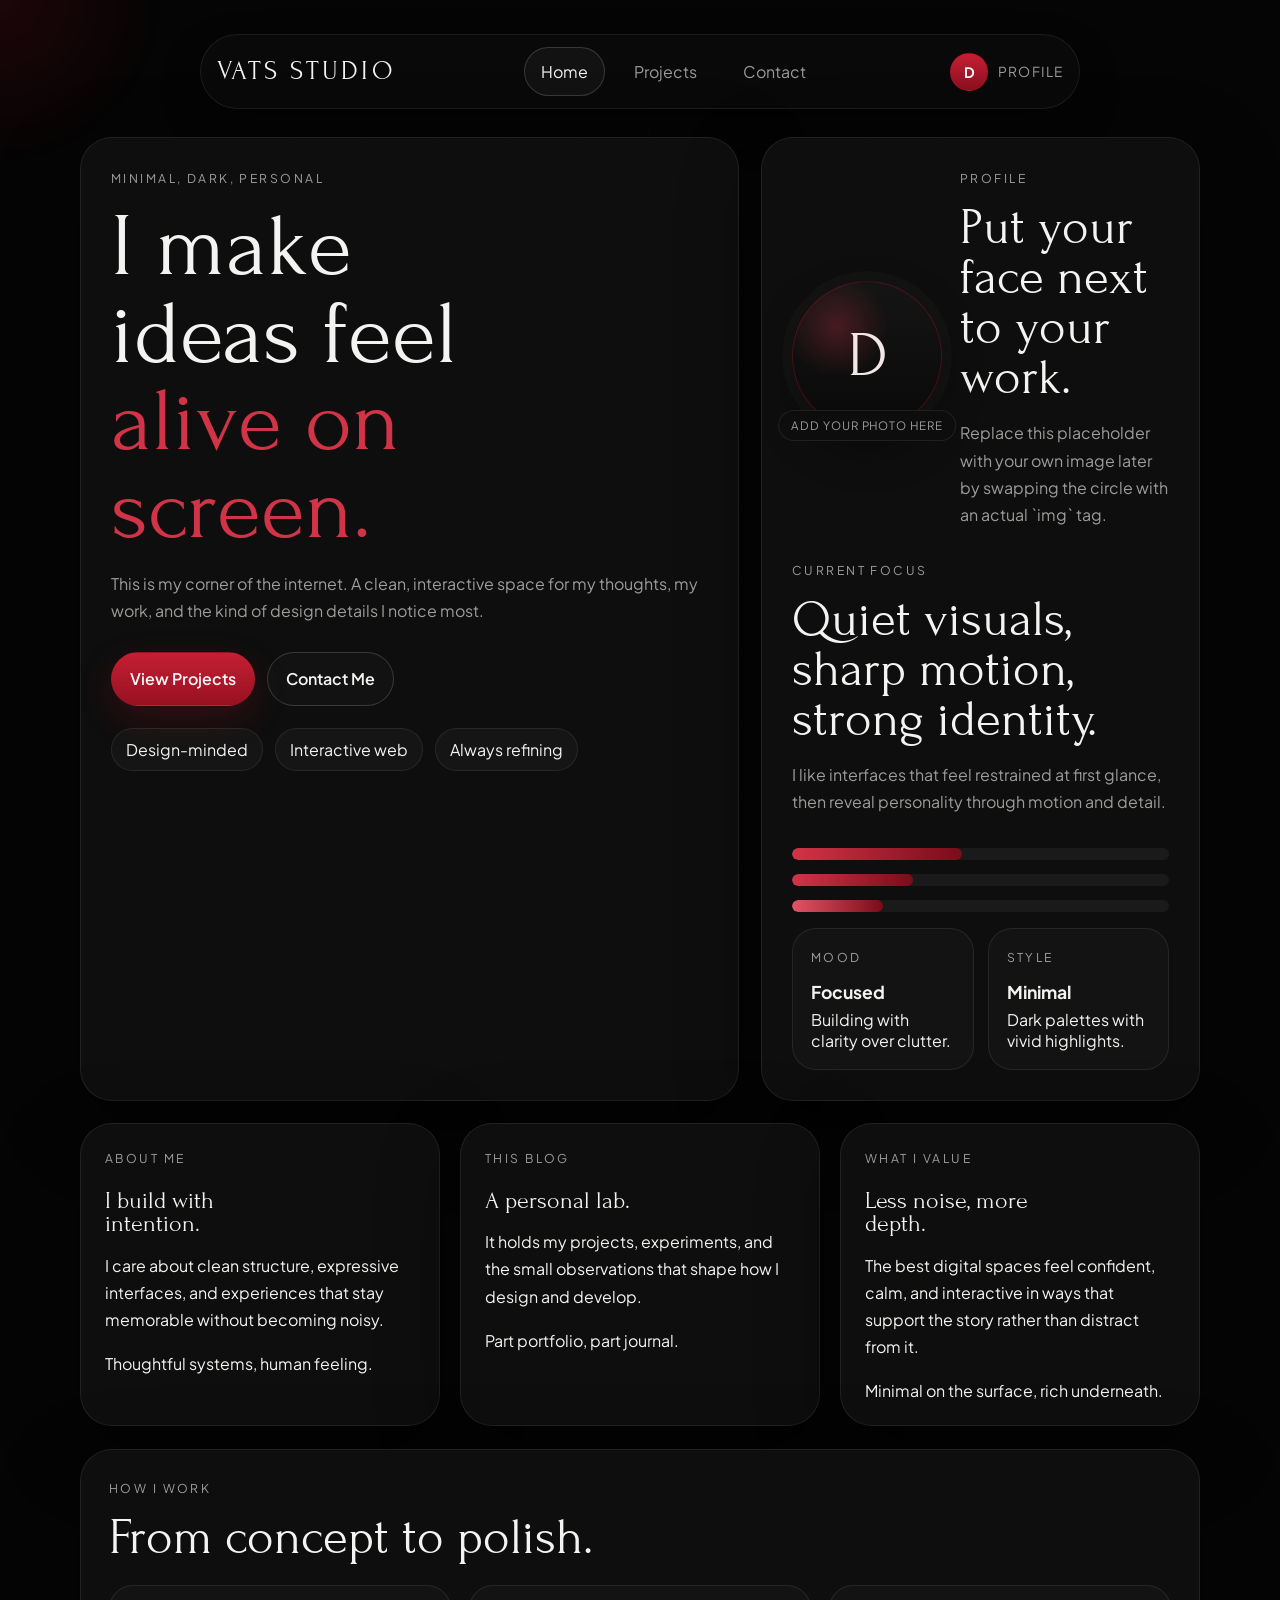
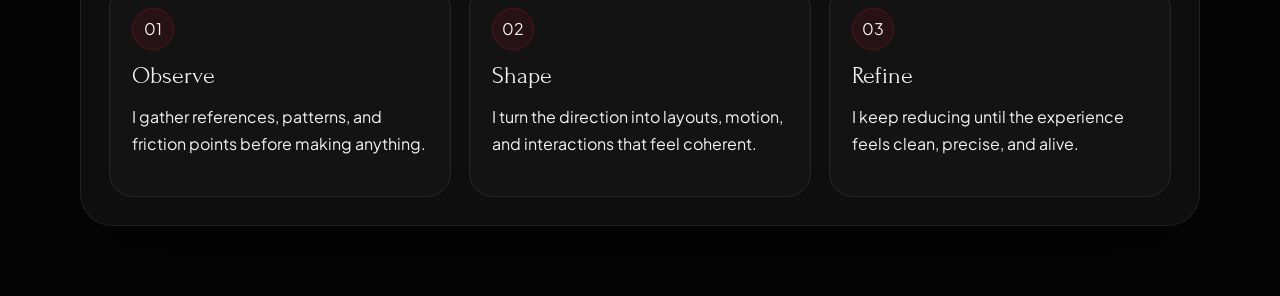
<file: index.html>
<!DOCTYPE html>
<html lang="en">
<head>
  <meta charset="UTF-8">
  <meta name="viewport" content="width=device-width, initial-scale=1.0">
  <title>About Me | Creative Blog</title>
  <link rel="preconnect" href="https://fonts.googleapis.com">
  <link rel="preconnect" href="https://fonts.gstatic.com" crossorigin>
  <link href="https://fonts.googleapis.com/css2?family=Forum&family=Plus+Jakarta+Sans:wght@300;400;500;600;700;800&display=swap" rel="stylesheet">
  <link rel="stylesheet" href="styles.css">
</head>
<body>
  <div class="cursor-glow" aria-hidden="true"></div>
  <div class="page-shell">
    <header class="site-header">
      <div class="nav-shell">
        <a class="brand" href="index.html">VATS Studio</a>
        <nav class="site-nav">
          <a class="nav-link active" href="index.html">Home</a>
          <a class="nav-link" href="projects.html">Projects</a>
          <a class="nav-link" href="contact.html">Contact</a>
        </nav>
        <div class="nav-profile">
          <div class="nav-avatar">D</div>
          <span class="nav-profile-text">Profile</span>
        </div>
      </div>
    </header>

    <main>
      <section class="hero">
        <article class="panel hero-copy">
          <p class="eyebrow">Minimal, dark, personal</p>
          <h1>I make ideas feel <span class="accent-text">alive on screen.</span></h1>
          <p class="lead">
            This is my corner of the internet. A clean, interactive space for my thoughts, my work, and the kind of design details I notice most.
          </p>
          <div class="hero-actions">
            <a class="button primary magnetic" href="projects.html">View Projects</a>
            <a class="button secondary magnetic" href="contact.html">Contact Me</a>
          </div>
          <div class="hero-meta">
            <span class="stat-chip">Design-minded</span>
            <span class="stat-chip">Interactive web</span>
            <span class="stat-chip">Always refining</span>
          </div>
        </article>
        <article class="panel hero-visual tilt-card">
          <div class="profile-showcase">
            <div class="profile-frame">
              <div class="profile-placeholder">
                <span class="profile-initial">D</span>
              </div>
              <div class="profile-badge">Add your photo here</div>
            </div>
            <div>
              <p class="card-label">Profile</p>
              <h2>Put your face next to your work.</h2>
              <p class="lead">
                Replace this placeholder with your own image later by swapping the circle with an actual `img` tag.
              </p>
            </div>
          </div>
          <div>
            <p class="card-label">Current Focus</p>
            <h2>Quiet visuals, sharp motion, strong identity.</h2>
            <p class="lead">
              I like interfaces that feel restrained at first glance, then reveal personality through motion and detail.
            </p>
          </div>
          <div class="visual-stack">
            <div class="signal-line"></div>
            <div class="signal-line alt"></div>
            <div class="signal-line warm"></div>
          </div>
          <div class="mini-grid">
            <div class="mini-card">
              <p class="micro-label">Mood</p>
              <strong>Focused</strong>
              <span class="info-copy">Building with clarity over clutter.</span>
            </div>
            <div class="mini-card">
              <p class="micro-label">Style</p>
              <strong>Minimal</strong>
              <span class="info-copy">Dark palettes with vivid highlights.</span>
            </div>
          </div>
        </article>
      </section>

      <section class="section-grid">
        <article class="panel info-card reveal tilt-card">
          <p class="eyebrow">About Me</p>
          <h3>I build with intention.</h3>
          <p>
            I care about clean structure, expressive interfaces, and experiences that stay memorable without becoming noisy.
          </p>
          <span class="stat-copy">Thoughtful systems, human feeling.</span>
        </article>

        <article class="panel info-card reveal tilt-card">
          <p class="eyebrow">This Blog</p>
          <h3>A personal lab.</h3>
          <p>
            It holds my projects, experiments, and the small observations that shape how I design and develop.
          </p>
          <span class="stat-copy">Part portfolio, part journal.</span>
        </article>

        <article class="panel info-card reveal tilt-card">
          <p class="eyebrow">What I Value</p>
          <h3>Less noise, more depth.</h3>
          <p>
            The best digital spaces feel confident, calm, and interactive in ways that support the story rather than distract from it.
          </p>
          <span class="stat-copy">Minimal on the surface, rich underneath.</span>
        </article>
      </section>

      <section class="timeline panel reveal">
        <div>
          <p class="eyebrow">How I Work</p>
          <h2>From concept to polish.</h2>
        </div>
        <div class="timeline-steps">
          <div class="step">
            <span class="step-index">01</span>
            <h3>Observe</h3>
            <p>I gather references, patterns, and friction points before making anything.</p>
          </div>
          <div class="step">
            <span class="step-index">02</span>
            <h3>Shape</h3>
            <p>I turn the direction into layouts, motion, and interactions that feel coherent.</p>
          </div>
          <div class="step">
            <span class="step-index">03</span>
            <h3>Refine</h3>
            <p>I keep reducing until the experience feels clean, precise, and alive.</p>
          </div>
        </div>
      </section>
    </main>
  </div>

  <script src="script.js"></script>
</body>
</html>
</file>
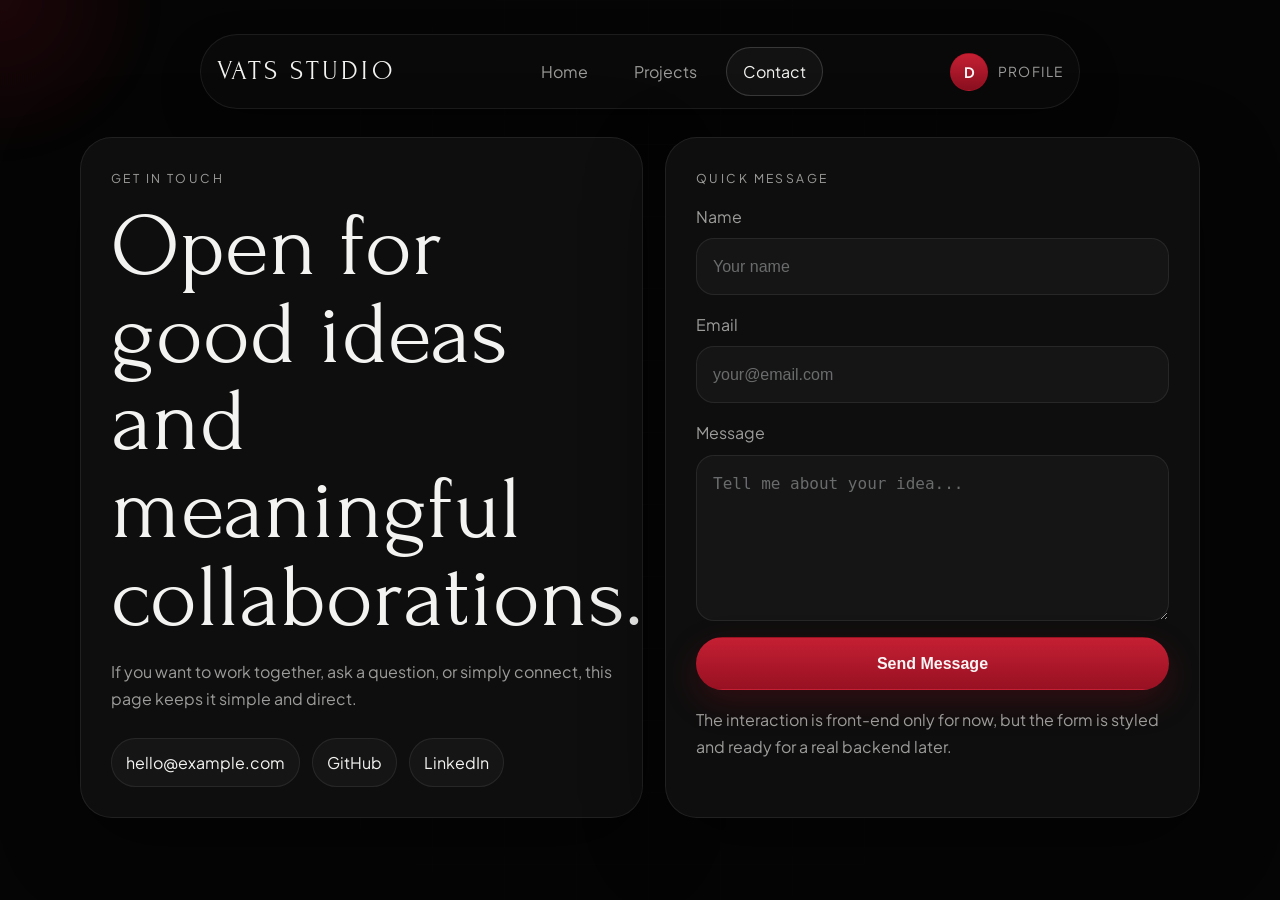
<file: contact.html>
<!DOCTYPE html>
<html lang="en">
<head>
  <meta charset="UTF-8">
  <meta name="viewport" content="width=device-width, initial-scale=1.0">
  <title>Contact | Creative Blog</title>
  <link rel="preconnect" href="https://fonts.googleapis.com">
  <link rel="preconnect" href="https://fonts.gstatic.com" crossorigin>
  <link href="https://fonts.googleapis.com/css2?family=Forum&family=Plus+Jakarta+Sans:wght@300;400;500;600;700;800&display=swap" rel="stylesheet">
  <link rel="stylesheet" href="styles.css">
</head>
<body>
  <div class="cursor-glow" aria-hidden="true"></div>
  <div class="page-shell">
    <header class="site-header">
      <div class="nav-shell">
        <a class="brand" href="index.html">VATS Studio</a>
        <nav class="site-nav">
          <a class="nav-link" href="index.html">Home</a>
          <a class="nav-link" href="projects.html">Projects</a>
          <a class="nav-link active" href="contact.html">Contact</a>
        </nav>
        <div class="nav-profile">
          <div class="nav-avatar">D</div>
          <span class="nav-profile-text">Profile</span>
        </div>
      </div>
    </header>

    <main>
      <section class="contact-layout">
        <article class="panel contact-copy reveal">
          <p class="eyebrow">Get In Touch</p>
          <h1>Open for good ideas and meaningful collaborations.</h1>
          <p class="lead">
            If you want to work together, ask a question, or simply connect, this page keeps it simple and direct.
          </p>

          <div class="contact-links">
            <a class="social-chip magnetic" href="mailto:hello@example.com">hello@example.com</a>
            <a class="social-chip magnetic" href="https://github.com/" target="_blank" rel="noreferrer">GitHub</a>
            <a class="social-chip magnetic" href="https://www.linkedin.com/" target="_blank" rel="noreferrer">LinkedIn</a>
          </div>
        </article>

        <article class="panel contact-card tilt-card reveal">
          <p class="card-label">Quick Message</p>
          <form class="contact-form">
            <label>
              Name
              <input type="text" placeholder="Your name">
            </label>
            <label>
              Email
              <input type="email" placeholder="your@email.com">
            </label>
            <label>
              Message
              <textarea rows="5" placeholder="Tell me about your idea..."></textarea>
            </label>
            <button class="button primary magnetic" type="button" id="message-button">Send Message</button>
          </form>
          <p class="form-note" id="form-note">The interaction is front-end only for now, but the form is styled and ready for a real backend later.</p>
        </article>
      </section>
    </main>
  </div>

  <script src="script.js"></script>
</body>
</html>
</file>
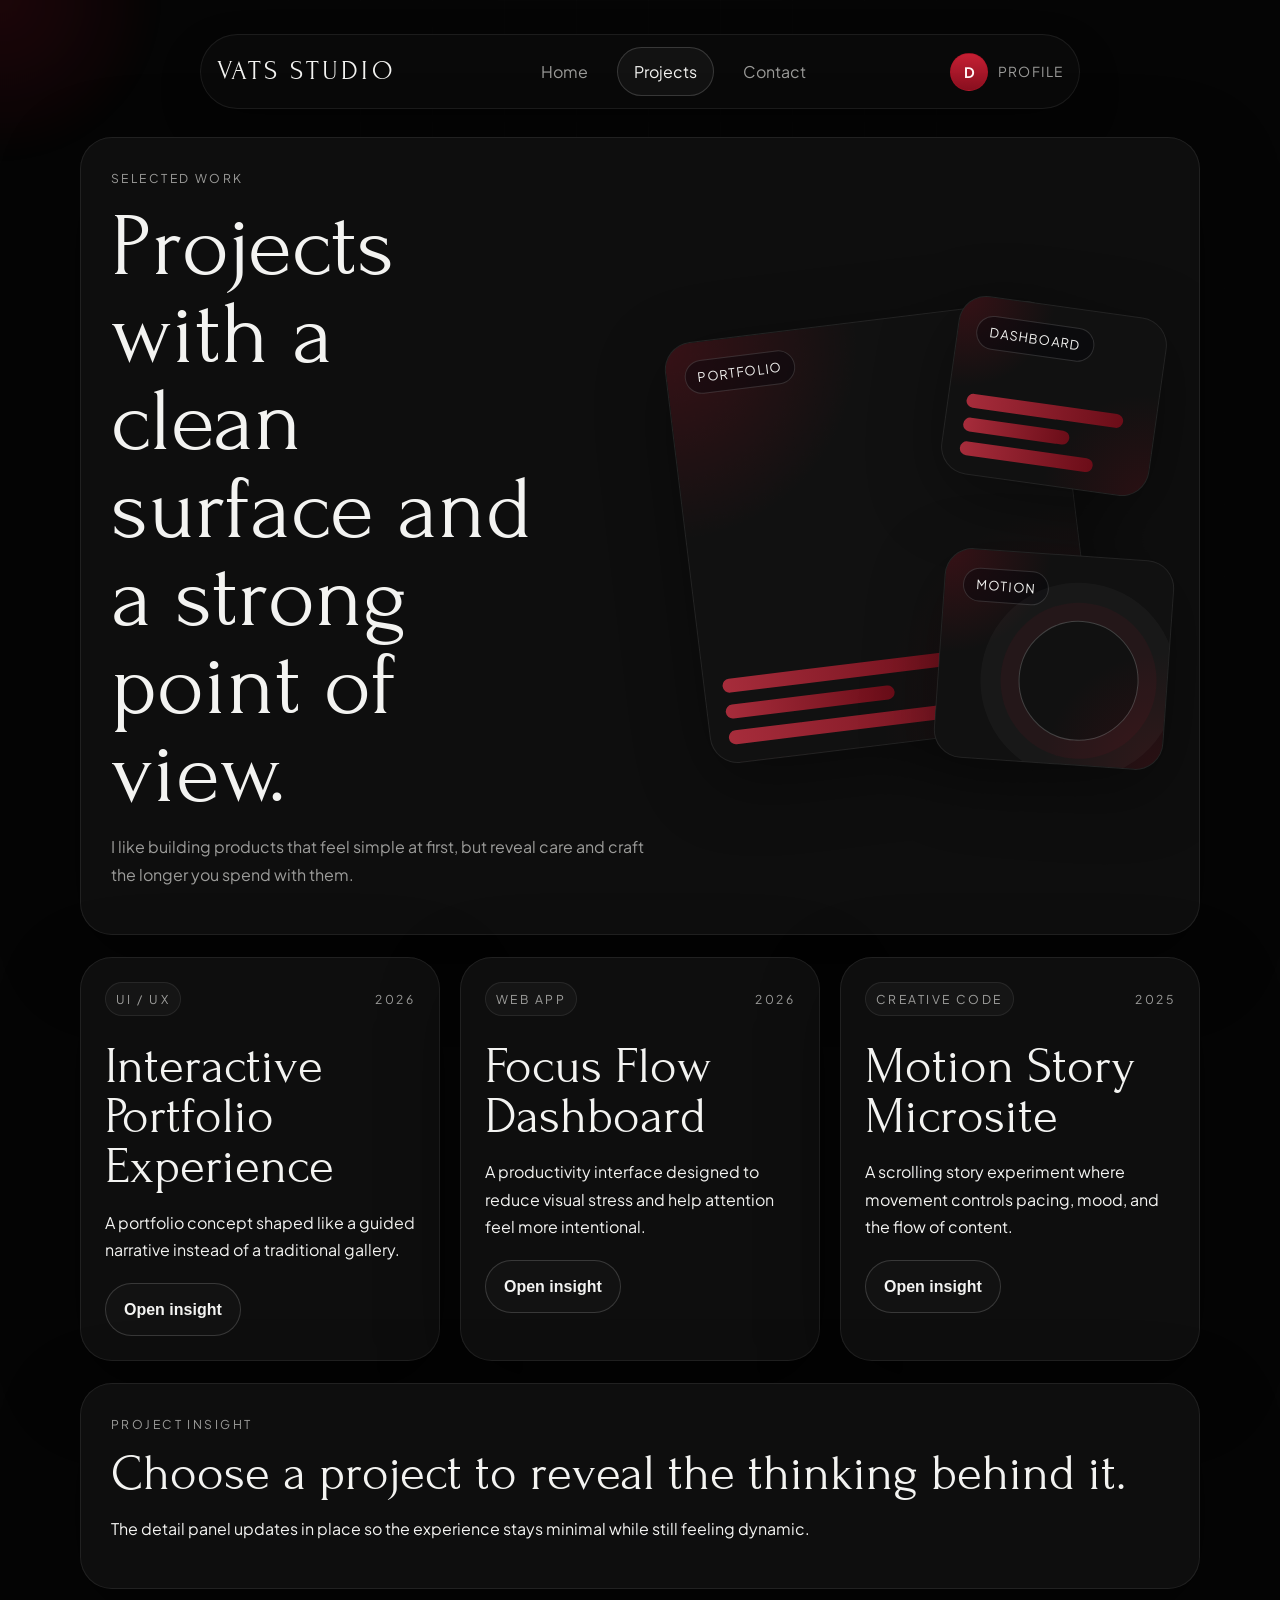
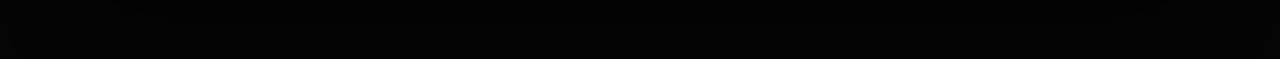
<file: projects.html>
<!DOCTYPE html>
<html lang="en">
<head>
  <meta charset="UTF-8">
  <meta name="viewport" content="width=device-width, initial-scale=1.0">
  <title>Projects | Creative Blog</title>
  <link rel="preconnect" href="https://fonts.googleapis.com">
  <link rel="preconnect" href="https://fonts.gstatic.com" crossorigin>
  <link href="https://fonts.googleapis.com/css2?family=Forum&family=Plus+Jakarta+Sans:wght@300;400;500;600;700;800&display=swap" rel="stylesheet">
  <link rel="stylesheet" href="styles.css">
</head>
<body>
  <div class="cursor-glow" aria-hidden="true"></div>
  <div class="page-shell">
    <header class="site-header">
      <div class="nav-shell">
        <a class="brand" href="index.html">VATS Studio</a>
        <nav class="site-nav">
          <a class="nav-link" href="index.html">Home</a>
          <a class="nav-link active" href="projects.html">Projects</a>
          <a class="nav-link" href="contact.html">Contact</a>
        </nav>
        <div class="nav-profile">
          <div class="nav-avatar">D</div>
          <span class="nav-profile-text">Profile</span>
        </div>
      </div>
    </header>

    <main>
      <section class="page-intro panel projects-hero">
        <div class="projects-hero-copy">
          <p class="eyebrow">Selected Work</p>
          <h1>Projects with a clean surface and a strong point of view.</h1>
          <p class="lead">
            I like building products that feel simple at first, but reveal care and craft the longer you spend with them.
          </p>
        </div>
        <div class="projects-hero-visual tilt-card">
          <div class="photo-stack">
            <article class="mock-photo photo-large">
              <span class="photo-label">Portfolio</span>
              <div class="photo-ui">
                <span></span>
                <span></span>
                <span></span>
              </div>
            </article>
            <article class="mock-photo photo-small top">
              <span class="photo-label">Dashboard</span>
              <div class="photo-bars">
                <span></span>
                <span></span>
                <span></span>
              </div>
            </article>
            <article class="mock-photo photo-small bottom">
              <span class="photo-label">Motion</span>
              <div class="photo-ring"></div>
            </article>
          </div>
        </div>
      </section>

      <section class="project-grid">
        <article class="panel project-card tilt-card reveal">
          <div class="project-topline">
            <span class="tag">UI / UX</span>
            <span class="year">2026</span>
          </div>
          <h2>Interactive Portfolio Experience</h2>
          <p>A portfolio concept shaped like a guided narrative instead of a traditional gallery.</p>
          <button class="ghost-button magnetic" data-project="portfolio">Open insight</button>
        </article>

        <article class="panel project-card tilt-card reveal">
          <div class="project-topline">
            <span class="tag">Web App</span>
            <span class="year">2026</span>
          </div>
          <h2>Focus Flow Dashboard</h2>
          <p>A productivity interface designed to reduce visual stress and help attention feel more intentional.</p>
          <button class="ghost-button magnetic" data-project="dashboard">Open insight</button>
        </article>

        <article class="panel project-card tilt-card reveal">
          <div class="project-topline">
            <span class="tag">Creative Code</span>
            <span class="year">2025</span>
          </div>
          <h2>Motion Story Microsite</h2>
          <p>A scrolling story experiment where movement controls pacing, mood, and the flow of content.</p>
          <button class="ghost-button magnetic" data-project="microsite">Open insight</button>
        </article>
      </section>

      <section class="panel project-detail reveal" id="project-detail">
        <p class="eyebrow">Project Insight</p>
        <h2 id="detail-title">Choose a project to reveal the thinking behind it.</h2>
        <p id="detail-copy">
          The detail panel updates in place so the experience stays minimal while still feeling dynamic.
        </p>
      </section>
    </main>
  </div>

  <script src="script.js"></script>
</body>
</html>
</file>
<file: styles.css>
:root {
  --bg: #050505;
  --bg-soft: rgba(255, 255, 255, 0.025);
  --panel: rgba(16, 16, 16, 0.92);
  --line: rgba(255, 255, 255, 0.08);
  --line-strong: rgba(255, 255, 255, 0.16);
  --text: #f3f3f1;
  --muted: rgba(243, 243, 241, 0.62);
  --accent: #b11226;
  --accent-strong: #7a0c19;
  --accent-soft: #d13447;
  --shadow: 0 24px 80px rgba(0, 0, 0, 0.45);
  --radius-xl: 32px;
  --radius-lg: 24px;
  --radius-md: 18px;
  --max-width: 1120px;
}

* {
  box-sizing: border-box;
}

html {
  scroll-behavior: smooth;
}

body {
  margin: 0;
  min-height: 100vh;
  font-family: "Plus Jakarta Sans", sans-serif;
  color: var(--text);
  background: #050505;
  overflow-x: hidden;
}

body::before {
  content: "";
  position: fixed;
  inset: 0;
  background-image:
    linear-gradient(rgba(255, 255, 255, 0.035) 1px, transparent 1px),
    linear-gradient(90deg, rgba(255, 255, 255, 0.035) 1px, transparent 1px);
  background-size: 72px 72px;
  mask-image: radial-gradient(circle at center, black 38%, transparent 95%);
  pointer-events: none;
  opacity: 0.35;
}

.page-shell {
  position: relative;
  z-index: 1;
  padding: 28px 20px 48px;
}

.cursor-glow {
  position: fixed;
  width: 320px;
  height: 320px;
  border-radius: 50%;
  background: radial-gradient(circle, rgba(177, 18, 38, 0.16) 0%, rgba(177, 18, 38, 0.08) 40%, transparent 72%);
  pointer-events: none;
  transform: translate(-50%, -50%);
  z-index: 0;
  filter: blur(12px);
  opacity: 0.9;
}

.site-header,
.hero,
.page-intro,
.project-detail,
.timeline,
.contact-layout,
.section-grid,
.project-grid {
  width: min(var(--max-width), 100%);
  margin: 0 auto;
}

.site-header {
  padding: 6px 0 28px;
}

.nav-shell {
  display: flex;
  align-items: center;
  justify-content: space-between;
  gap: 18px;
  width: min(880px, 100%);
  margin: 0 auto;
  padding: 12px 16px;
  border: 1px solid var(--line);
  border-radius: 999px;
  background: rgba(10, 10, 10, 0.92);
  box-shadow: 0 18px 40px rgba(0, 0, 0, 0.28);
  backdrop-filter: blur(18px);
  -webkit-backdrop-filter: blur(18px);
}

.brand {
  color: var(--text);
  text-decoration: none;
  font-family: "Forum", serif;
  font-size: 1.7rem;
  letter-spacing: 0.12em;
  text-transform: uppercase;
}

.site-nav {
  display: flex;
  gap: 12px;
  flex-wrap: wrap;
  justify-content: center;
  flex: 1;
}

.nav-profile {
  display: inline-flex;
  align-items: center;
  gap: 10px;
  min-width: fit-content;
}

.nav-avatar {
  display: inline-flex;
  align-items: center;
  justify-content: center;
  width: 38px;
  height: 38px;
  border-radius: 50%;
  border: 1px solid rgba(177, 18, 38, 0.4);
  background: linear-gradient(180deg, #c51f33 0%, #8b1020 100%);
  color: #fff7f7;
  font-size: 0.9rem;
  font-weight: 700;
}

.nav-profile-text {
  color: var(--muted);
  font-size: 0.86rem;
  letter-spacing: 0.08em;
  text-transform: uppercase;
}

.nav-link,
.button,
.ghost-button,
.social-chip {
  transition: transform 180ms ease, border-color 180ms ease, background-color 180ms ease, color 180ms ease, box-shadow 180ms ease;
}

.nav-link {
  color: var(--muted);
  text-decoration: none;
  padding: 10px 16px;
  border-radius: 999px;
  border: 1px solid transparent;
}

.nav-link:hover,
.nav-link.active {
  color: var(--text);
  border-color: var(--line-strong);
  background: rgba(255, 255, 255, 0.04);
}

.panel {
  position: relative;
  overflow: hidden;
  background: var(--panel);
  border: 1px solid var(--line);
  border-radius: var(--radius-xl);
  box-shadow: var(--shadow);
  backdrop-filter: blur(18px);
  -webkit-backdrop-filter: blur(18px);
}

.panel::after {
  content: "";
  position: absolute;
  inset: 0;
  background: linear-gradient(180deg, rgba(177, 18, 38, 0.1), rgba(177, 18, 38, 0.03) 42%, transparent 100%);
  opacity: 0;
  transition: opacity 220ms ease;
  pointer-events: none;
}

.panel:hover::after {
  opacity: 1;
}

.hero {
  display: grid;
  grid-template-columns: 1.2fr 0.8fr;
  gap: 22px;
  margin-bottom: 22px;
}

.projects-hero {
  display: grid;
  grid-template-columns: 1.05fr 0.95fr;
  gap: 24px;
  align-items: center;
}

.projects-hero-copy {
  position: relative;
  z-index: 1;
}

.projects-hero-visual {
  position: relative;
  min-height: 480px;
  display: grid;
  align-items: center;
}

.photo-stack {
  position: relative;
  height: 100%;
  min-height: 420px;
}

.mock-photo {
  position: absolute;
  border-radius: 28px;
  border: 1px solid var(--line);
  overflow: hidden;
  background: #111111;
  box-shadow: 0 20px 70px rgba(0, 0, 0, 0.35);
}

.mock-photo::before {
  content: "";
  position: absolute;
  inset: 0;
  background:
    radial-gradient(circle at top left, rgba(177, 18, 38, 0.24), transparent 34%),
    radial-gradient(circle at bottom right, rgba(122, 12, 25, 0.24), transparent 38%);
}

.photo-large {
  inset: 24px 92px 32px 8px;
  transform: rotate(-7deg);
}

.photo-small.top {
  top: 10px;
  right: 10px;
  width: 210px;
  height: 180px;
  transform: rotate(8deg);
}

.photo-small.bottom {
  right: 0;
  bottom: 12px;
  width: 230px;
  height: 210px;
  transform: rotate(4deg);
}

.photo-label {
  position: absolute;
  top: 18px;
  left: 18px;
  z-index: 1;
  padding: 8px 12px;
  border-radius: 999px;
  border: 1px solid rgba(255, 255, 255, 0.14);
  background: rgba(6, 7, 11, 0.42);
  color: var(--text);
  font-size: 0.8rem;
  letter-spacing: 0.1em;
  text-transform: uppercase;
}

.photo-ui {
  position: absolute;
  inset: auto 18px 18px 18px;
  display: grid;
  gap: 12px;
  z-index: 1;
}

.photo-ui span,
.photo-bars span {
  display: block;
  height: 14px;
  border-radius: 999px;
  background: linear-gradient(90deg, rgba(209, 52, 71, 0.78), rgba(122, 12, 25, 0.85));
}

.photo-ui span:nth-child(1) {
  width: 72%;
}

.photo-ui span:nth-child(2) {
  width: 48%;
}

.photo-ui span:nth-child(3) {
  width: 84%;
}

.photo-bars {
  position: absolute;
  inset: auto 18px 18px 18px;
  display: grid;
  gap: 10px;
  z-index: 1;
}

.photo-bars span:nth-child(1) {
  width: 92%;
}

.photo-bars span:nth-child(2) {
  width: 62%;
}

.photo-bars span:nth-child(3) {
  width: 78%;
}

.photo-ring {
  position: absolute;
  width: 120px;
  height: 120px;
  right: 28px;
  bottom: 24px;
  border-radius: 50%;
  border: 1px solid rgba(255, 255, 255, 0.2);
  box-shadow:
    0 0 0 18px rgba(177, 18, 38, 0.08),
    0 0 0 38px rgba(255, 255, 255, 0.03);
  z-index: 1;
}

.hero-copy,
.hero-visual,
.page-intro,
.contact-copy,
.contact-card,
.project-detail {
  padding: 30px;
}

.eyebrow,
.card-label,
.micro-label,
.tag,
.year {
  margin: 0 0 14px;
  text-transform: uppercase;
  letter-spacing: 0.2em;
  font-size: 0.76rem;
  color: var(--muted);
}

h1,
h2,
h3 {
  margin: 0 0 14px;
  line-height: 0.98;
  font-family: "Forum", serif;
  font-weight: 400;
}

h1 {
  font-size: clamp(3rem, 7vw, 5.8rem);
  max-width: 9ch;
}

h2 {
  font-size: clamp(2rem, 4vw, 3.2rem);
}

h3 {
  font-size: 1.5rem;
}

p,
li,
label,
input,
textarea,
button,
a {
  font-size: 1rem;
  line-height: 1.7;
}

.lead {
  color: var(--muted);
  max-width: 60ch;
}

.accent-text {
  color: var(--accent-soft);
}

.hero-actions,
.hero-meta,
.contact-links {
  display: flex;
  gap: 12px;
  flex-wrap: wrap;
}

.hero-actions {
  margin-top: 28px;
}

.hero-meta {
  margin-top: 22px;
}

.stat-chip,
.social-chip {
  padding: 10px 14px;
  border-radius: 999px;
  border: 1px solid var(--line);
  background: rgba(255, 255, 255, 0.03);
  color: var(--text);
  text-decoration: none;
}

.button,
.ghost-button {
  display: inline-flex;
  align-items: center;
  justify-content: center;
  gap: 10px;
  min-height: 46px;
  border: 1px solid var(--line-strong);
  border-radius: 999px;
  padding: 12px 18px;
  cursor: pointer;
  text-decoration: none;
  font-weight: 600;
}

.button:hover,
.ghost-button:hover,
.social-chip:hover {
  transform: translateY(-2px);
  border-color: rgba(177, 18, 38, 0.45);
  box-shadow: 0 10px 28px rgba(177, 18, 38, 0.12);
}

.button.primary {
  color: #faf6f6;
  border-color: transparent;
  background: linear-gradient(180deg, #c51f33 0%, #971122 100%);
  box-shadow: 0 12px 34px rgba(177, 18, 38, 0.22);
}

.button.secondary,
.ghost-button {
  color: var(--text);
  background: rgba(255, 255, 255, 0.02);
}

.hero-visual {
  display: grid;
  gap: 16px;
  align-content: space-between;
}

.profile-showcase {
  display: grid;
  grid-template-columns: 150px 1fr;
  gap: 18px;
  align-items: center;
}

.profile-frame {
  position: relative;
  width: 150px;
  height: 150px;
}

.profile-placeholder {
  position: relative;
  display: flex;
  align-items: center;
  justify-content: center;
  width: 100%;
  height: 100%;
  border-radius: 50%;
  border: 1px solid rgba(177, 18, 38, 0.35);
  background:
    radial-gradient(circle at 30% 30%, rgba(209, 52, 71, 0.28), transparent 34%),
    linear-gradient(180deg, #151515 0%, #090909 100%);
  box-shadow:
    0 0 0 10px rgba(255, 255, 255, 0.02),
    0 18px 42px rgba(0, 0, 0, 0.35);
}

.profile-initial {
  font-family: "Forum", serif;
  font-size: 4rem;
  color: #f1e7e7;
  line-height: 1;
}

.profile-badge {
  position: absolute;
  left: 50%;
  bottom: -10px;
  transform: translateX(-50%);
  padding: 7px 12px;
  border-radius: 999px;
  border: 1px solid var(--line);
  background: rgba(14, 14, 14, 0.96);
  color: var(--muted);
  font-size: 0.72rem;
  letter-spacing: 0.08em;
  text-transform: uppercase;
  white-space: nowrap;
}

.visual-stack {
  display: grid;
  gap: 14px;
}

.signal-line {
  position: relative;
  overflow: hidden;
  height: 12px;
  border-radius: 999px;
  background: rgba(255, 255, 255, 0.05);
}

.signal-line::before {
  content: "";
  position: absolute;
  inset: 0;
  width: 45%;
  border-radius: inherit;
  background: linear-gradient(90deg, #d13447, #7a0c19);
  animation: sweep 4.4s ease-in-out infinite;
}

.signal-line.alt::before {
  width: 32%;
  animation-delay: 0.7s;
}

.signal-line.warm::before {
  width: 24%;
  background: linear-gradient(90deg, #e15566, #7a0c19);
  animation-delay: 1.1s;
}

.mini-grid {
  display: grid;
  grid-template-columns: repeat(2, minmax(0, 1fr));
  gap: 14px;
}

.mini-card {
  padding: 18px;
  border-radius: var(--radius-lg);
  border: 1px solid var(--line);
  background: var(--bg-soft);
}

.mini-card strong {
  display: block;
  margin-bottom: 6px;
  font-size: 1.1rem;
}

.section-grid,
.project-grid {
  display: grid;
  grid-template-columns: repeat(3, minmax(0, 1fr));
  gap: 20px;
  margin-bottom: 22px;
}

.info-card,
.project-card {
  padding: 24px;
}

.info-card h3,
.project-card h2 {
  max-width: 13ch;
}

.info-card p,
.project-card p {
  margin-bottom: 20px;
}

.timeline {
  padding: 28px;
  margin-bottom: 22px;
}

.timeline-steps {
  display: grid;
  grid-template-columns: repeat(3, minmax(0, 1fr));
  gap: 18px;
  margin-top: 22px;
}

.step {
  padding: 22px;
  border-radius: var(--radius-lg);
  border: 1px solid var(--line);
  background: rgba(255, 255, 255, 0.025);
}

.step-index {
  display: inline-flex;
  width: 42px;
  height: 42px;
  align-items: center;
  justify-content: center;
  border-radius: 50%;
  margin-bottom: 14px;
  color: var(--text);
  border: 1px solid rgba(177, 18, 38, 0.35);
  background: rgba(177, 18, 38, 0.12);
}

.page-intro,
.project-detail {
  margin-bottom: 22px;
}

.project-card {
  min-height: 280px;
}

.project-topline {
  display: flex;
  align-items: center;
  justify-content: space-between;
  gap: 12px;
  margin-bottom: 12px;
}

.tag {
  padding: 8px 10px;
  border-radius: 999px;
  border: 1px solid var(--line);
  background: rgba(255, 255, 255, 0.03);
}

.contact-layout {
  display: grid;
  grid-template-columns: 1fr 0.95fr;
  gap: 22px;
}

.contact-links {
  margin-top: 26px;
}

.contact-form {
  display: grid;
  gap: 16px;
}

.contact-form label {
  display: grid;
  gap: 8px;
  color: var(--muted);
}

input,
textarea {
  width: 100%;
  border: 1px solid var(--line);
  border-radius: var(--radius-md);
  background: rgba(255, 255, 255, 0.03);
  color: var(--text);
  padding: 14px 16px;
  outline: none;
}

input::placeholder,
textarea::placeholder {
  color: rgba(245, 247, 251, 0.38);
}

input:focus,
textarea:focus {
  border-color: rgba(177, 18, 38, 0.5);
  box-shadow: 0 0 0 4px rgba(177, 18, 38, 0.12);
}

.form-note {
  color: var(--muted);
  margin-top: 16px;
}

.tilt-card {
  transform-style: preserve-3d;
  will-change: transform;
}

.reveal {
  opacity: 0;
  transform: translateY(24px);
  transition: opacity 650ms ease, transform 650ms ease;
}

.reveal.visible {
  opacity: 1;
  transform: translateY(0);
}

@keyframes sweep {
  0%, 100% {
    transform: translateX(-10%);
  }
  50% {
    transform: translateX(130%);
  }
}

@media (max-width: 980px) {
  .hero,
  .projects-hero,
  .contact-layout,
  .section-grid,
  .project-grid,
  .timeline-steps {
    grid-template-columns: 1fr;
  }

  .nav-shell {
    width: 100%;
    border-radius: 28px;
  }

  h1 {
    max-width: 100%;
  }

  .site-header {
    align-items: stretch;
  }
}

@media (max-width: 640px) {
  .page-shell {
    padding: 18px 14px 36px;
  }

  .hero-copy,
  .hero-visual,
  .page-intro,
  .project-detail,
  .contact-copy,
  .contact-card,
  .timeline,
  .info-card,
  .project-card {
    padding: 22px;
  }

  .nav-shell,
  .profile-showcase {
    grid-template-columns: 1fr;
  }

  .nav-shell {
    display: grid;
    justify-items: center;
    border-radius: 24px;
  }

  .site-nav {
    width: 100%;
  }

  .nav-link {
    flex: 1 1 auto;
    text-align: center;
  }

  .nav-profile-text {
    display: none;
  }

  .profile-frame {
    margin: 0 auto;
  }

  .mini-grid {
    grid-template-columns: 1fr;
  }

  .projects-hero-visual {
    min-height: 360px;
  }

  .photo-large {
    inset: 24px 64px 24px 0;
  }

  .photo-small.top {
    width: 170px;
    height: 148px;
  }

  .photo-small.bottom {
    width: 180px;
    height: 164px;
  }
}
</file>
